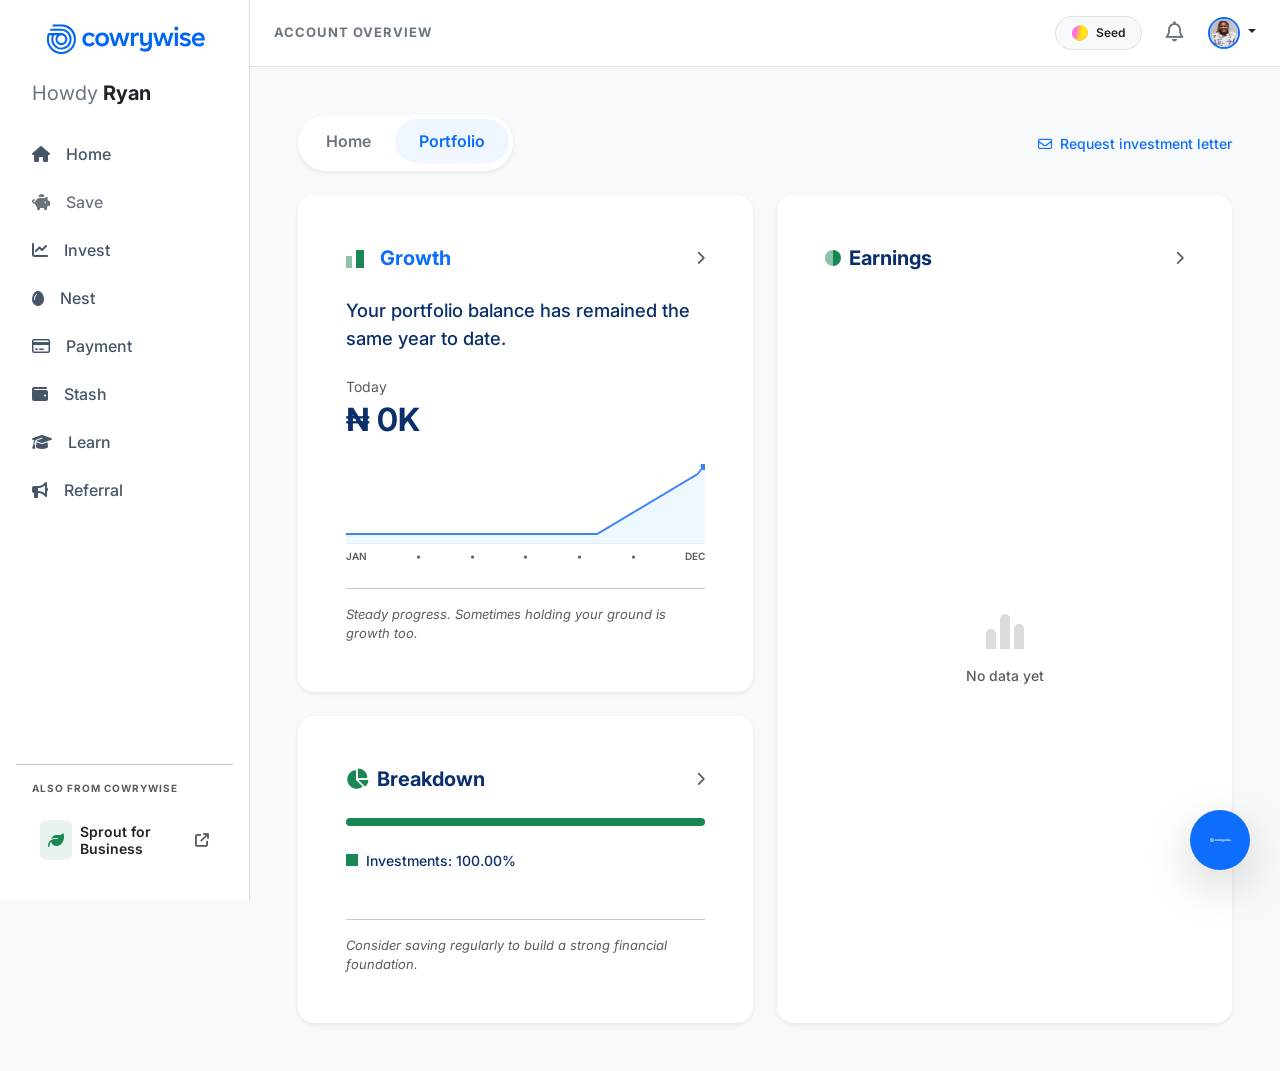
<file: portfolio.html>
<!DOCTYPE html>
<html lang="en">
<head>
    <meta charset="UTF-8">
    <meta name="viewport" content="width=device-width, initial-scale=1.0">
    <title>Portfolio | Cowrywise</title>
    
    <!-- Google Fonts -->
    <link rel="preconnect" href="https://fonts.googleapis.com">
    <link rel="preconnect" href="https://fonts.gstatic.com" crossorigin>
    <link href="https://fonts.googleapis.com/css2?family=Inter:wght@400;500;600;700&display=swap" rel="stylesheet">
    
    <!-- Bootstrap 5 CSS -->
    <link href="https://cdn.jsdelivr.net/npm/bootstrap@5.3.3/dist/css/bootstrap.min.css" rel="stylesheet">
    
    <!-- FontAwesome -->
    <link rel="stylesheet" href="https://cdnjs.cloudflare.com/ajax/libs/font-awesome/6.4.0/css/all.min.css">
    
    <!-- Custom CSS -->
    <link rel="stylesheet" href="dashboard.css">
</head>
<body class="bg-light">

<div class="d-flex">
    
    <!-- Sidebar -->
    <aside class="sidebar bg-white border-end d-flex flex-column flex-shrink-0 offcanvas-lg offcanvas-start" tabindex="-1" id="sidebarMenu" style="width: 250px;">
        <div class="offcanvas-header d-lg-none border-bottom">
            <img src="./Media/logo0.svg" alt="Cowrywise" height="30">
            <button type="button" class="btn-close" data-bs-dismiss="offcanvas" data-bs-target="#sidebarMenu" aria-label="Close"></button>
        </div>
        <div class="offcanvas-body d-flex flex-column p-3 flex-grow-1">
            <!-- Logo (Desktop only) -->
            <a href="/" class="d-none d-lg-flex align-items-center mb-4 text-decoration-none px-3 pt-2">
                <img src="./Media/logo0.svg" alt="Cowrywise" height="30">
            </a>
            
            <!-- Greeting -->
            <div class="px-3 mb-4 text-secondary fs-5">
                Howdy <span class="fw-bold text-dark">Ryan</span>
            </div>
            
            <!-- Navigation -->
            <ul class="nav nav-pills flex-column mb-auto">
                <li class="nav-item">
                    <a href="dashboard.html" class="nav-link d-flex align-items-center gap-3">
                        <i class="fa-solid fa-house"></i> Home
                    </a>
                </li>
                <li class="nav-item">
                    <a href="save.html" class="nav-link d-flex align-items-center gap-3 text-secondary">
                        <i class="fa-solid fa-piggy-bank"></i> Save
                    </a>
                </li>
                <li class="nav-item">
                    <a href="invest.html" class="nav-link d-flex align-items-center gap-3">
                        <i class="fa-solid fa-chart-line"></i> Invest
                    </a>
                </li>
                <li class="nav-item">
                    <a href="#" class="nav-link d-flex align-items-center gap-3">
                        <i class="fa-solid fa-egg"></i> Nest
                    </a>
                </li>
                <li class="nav-item">
                    <a href="#" class="nav-link d-flex align-items-center gap-3">
                        <i class="fa-regular fa-credit-card"></i> Payment
                    </a>
                </li>
                <li class="nav-item">
                    <a href="#" class="nav-link d-flex align-items-center gap-3">
                        <i class="fa-solid fa-wallet"></i> Stash
                    </a>
                </li>
                <li class="nav-item">
                    <a href="#" class="nav-link d-flex align-items-center gap-3">
                        <i class="fa-solid fa-graduation-cap"></i> Learn
                    </a>
                </li>
                <li class="nav-item">
                    <a href="#" class="nav-link d-flex align-items-center gap-3">
                        <i class="fa-solid fa-bullhorn"></i> Referral
                    </a>
                </li>
            </ul>
            
            <!-- Bottom Section -->
            <hr>
            <div class="px-3 pb-3">
                <small class="text-muted fw-bold d-block mb-3" style="font-size: 10px; letter-spacing: 1px;">ALSO FROM COWRYWISE</small>
                <a href="#" class="text-decoration-none text-dark d-flex align-items-center gap-2 rounded p-2 hover-bg-light">
                    <div class="bg-success bg-opacity-10 text-success rounded p-2">
                        <i class="fa-solid fa-leaf"></i>
                    </div>
                    <div class="lh-sm" style="font-size: 14px;">
                        <span class="d-block fw-semibold">Sprout for</span>
                        <span class="d-block fw-semibold">Business</span>
                    </div>
                    <i class="fa-solid fa-arrow-up-right-from-square ms-auto text-muted small"></i>
                </a>
            </div>
        </div>
    </aside>
    
    <!-- Main Content -->
    <main class="flex-grow-1 d-flex flex-column" style="min-width: 0;">
        
        <!-- Top Navbar -->
        <header class="bg-white border-bottom py-3 px-3 px-md-4 d-flex justify-content-between align-items-center sticky-top">
            <div class="d-flex align-items-center gap-3">
                <!-- Hamburger Menu for Mobile -->
                <button class="btn btn-light d-lg-none border-0 px-2" type="button" data-bs-toggle="offcanvas" data-bs-target="#sidebarMenu" aria-controls="sidebarMenu">
                    <i class="fa-solid fa-bars fs-5"></i>
                </button>
                <div class="d-none d-sm-block fw-bold text-secondary text-truncate" style="letter-spacing: 1px; font-size: 13px;">
                    ACCOUNT OVERVIEW
                </div>
            </div>
            
            <div class="d-flex align-items-center gap-3 gap-md-4 justify-content-end">
                <div class="badge rounded-pill bg-light text-dark border d-flex align-items-center gap-2 px-2 px-md-3 py-1 py-md-2">
                    <img src="./Media/s-coin-2.webp" alt="Seed" width="16" height="16">
                    <span class="fw-semibold d-none d-sm-inline">Seed</span>
                </div>
                <a href="#" class="text-secondary"><i class="fa-regular fa-bell fs-5"></i></a>
                <div class="dropdown">
                    <a href="#" class="d-block link-dark text-decoration-none dropdown-toggle" id="dropdownUser1" data-bs-toggle="dropdown" aria-expanded="false">
                        <img src="./Media/girl-img.jpg" alt="mdo" width="32" height="32" class="rounded-circle border border-2 border-primary">
                    </a>
                    <ul class="dropdown-menu dropdown-menu-end text-small shadow" aria-labelledby="dropdownUser1">
                        <li><a class="dropdown-item" href="#">Profile</a></li>
                        <li><a class="dropdown-item" href="#">Settings</a></li>
                        <li><hr class="dropdown-divider"></li>
                        <li><a class="dropdown-item text-danger" href="#">Sign out</a></li>
                    </ul>
                </div>
            </div>
        </header>
        
        <!-- Content Area -->
        <div class="p-3 p-md-4 p-xl-5">
            
            <!-- Tabs & Action -->
            <div class="d-flex flex-column flex-sm-row justify-content-between align-items-sm-center gap-3 mb-4">
                <ul class="nav nav-pills bg-white rounded-pill d-inline-flex p-1 shadow-sm align-self-start">
                    <li class="nav-item">
                        <a class="nav-link rounded-pill px-4 text-secondary fw-semibold" href="dashboard.html">Home</a>
                    </li>
                    <li class="nav-item">
                        <a class="nav-link active rounded-pill px-4 fw-semibold" href="portfolio.html">Portfolio</a>
                    </li>
                </ul>
                
                <a href="#" class="text-decoration-none text-primary fw-medium" style="font-size: 14px;">
                    <i class="fa-regular fa-envelope me-1"></i> Request investment letter
                </a>
            </div>
            
            <!-- Grid Layout -->
            <div class="row g-3 g-md-4">
                
                <!-- Left Column -->
                <div class="col-12 col-lg-6 d-flex flex-column gap-3 gap-md-4">
                    
                    <!-- Growth Card -->
                    <div class="card border-0 shadow-sm rounded-4 h-100">
                        <div class="card-body p-4 p-md-5 d-flex flex-column">
                            <div class="d-flex justify-content-between align-items-center mb-4">
                                <div class="d-flex align-items-center gap-2 text-primary fw-bold fs-5">
                                    <div class="d-flex align-items-end" style="height: 20px;">
                                        <div class="bg-success opacity-50 me-1" style="width: 6px; height: 12px;"></div>
                                        <div class="bg-success me-2" style="width: 8px; height: 18px;"></div>
                                    </div>
                                    Growth
                                </div>
                                <i class="fa-solid fa-chevron-right text-muted small"></i>
                            </div>
                            
                            <h5 class="text-primary fw-medium lh-base mb-4" style="color: #0b2f6a !important; font-size: 1.15rem;">
                                Your portfolio balance has remained the same year to date.
                            </h5>
                            
                            <div class="mb-4">
                                <p class="text-muted small mb-1">Today</p>
                                <h2 class="fw-bold m-0" style="color: #0b2f6a;">₦ 0K</h2>
                            </div>
                            
                            <!-- Fake Chart -->
                            <div class="mt-auto position-relative" style="height: 100px;">
                                <div style="position: absolute; bottom: 20px; left: 0; right: 0; border-bottom: 1px solid #e2e8f0;"></div>
                                <!-- Chart Line -->
                                <svg width="100%" height="80" viewBox="0 0 500 80" preserveAspectRatio="none" style="position: absolute; bottom: 20px; left: 0;">
                                    <path d="M0 70 L350 70 L490 10 L500 0 L500 80 L0 80 Z" fill="#e0f2fe" opacity="0.6"></path>
                                    <path d="M0 70 L350 70 L490 10 L500 0" fill="none" stroke="#3b82f6" stroke-width="2"></path>
                                    <circle cx="498" cy="2" r="4" fill="#3b82f6"></circle>
                                </svg>
                                <!-- X Axis -->
                                <div class="d-flex justify-content-between text-muted mt-2" style="position: absolute; bottom: 0; left: 0; right: 0; font-size: 10px; font-weight: 600;">
                                    <span>JAN</span>
                                    <span>•</span>
                                    <span>•</span>
                                    <span>•</span>
                                    <span>•</span>
                                    <span>•</span>
                                    <span>DEC</span>
                                </div>
                            </div>
                            
                            <hr class="mt-4 mb-3">
                            <p class="text-muted fst-italic mb-0" style="font-size: 13px;">
                                Steady progress. Sometimes holding your ground is growth too.
                            </p>
                        </div>
                    </div>
                    
                    <!-- Breakdown Card -->
                    <div class="card border-0 shadow-sm rounded-4">
                        <div class="card-body p-4 p-md-5">
                            <div class="d-flex justify-content-between align-items-center mb-4">
                                <div class="d-flex align-items-center gap-2 text-primary fw-bold fs-5" style="color: #0b2f6a !important;">
                                    <i class="fa-solid fa-chart-pie text-success"></i>
                                    Breakdown
                                </div>
                                <i class="fa-solid fa-chevron-right text-muted small"></i>
                            </div>
                            
                            <div class="progress mb-4" style="height: 8px; border-radius: 4px;">
                                <div class="progress-bar bg-success" role="progressbar" style="width: 100%" aria-valuenow="100" aria-valuemin="0" aria-valuemax="100"></div>
                            </div>
                            
                            <div class="d-flex align-items-center gap-2 mb-5">
                                <div class="bg-success rounded-sm" style="width: 12px; height: 12px;"></div>
                                <span class="text-primary fw-medium" style="color: #0b2f6a !important; font-size: 14px;">Investments: 100.00%</span>
                            </div>
                            
                            <hr class="mb-3">
                            <p class="text-muted fst-italic mb-0" style="font-size: 13px;">
                                Consider saving regularly to build a strong financial foundation.
                            </p>
                        </div>
                    </div>
                    
                </div>
                
                <!-- Right Column -->
                <div class="col-12 col-lg-6">
                    
                    <!-- Earnings Card -->
                    <div class="card border-0 shadow-sm rounded-4 h-100">
                        <div class="card-body p-4 p-md-5 d-flex flex-column">
                            <div class="d-flex justify-content-between align-items-center mb-5">
                                <div class="d-flex align-items-center gap-2 fw-bold fs-5" style="color: #0b2f6a;">
                                    <div class="d-flex overflow-hidden rounded-circle" style="width: 16px; height: 16px;">
                                        <div class="bg-success w-50 h-100 opacity-50"></div>
                                        <div class="bg-success w-50 h-100"></div>
                                    </div>
                                    Earnings
                                </div>
                                <i class="fa-solid fa-chevron-right text-muted small"></i>
                            </div>
                            
                            <div class="flex-grow-1 d-flex flex-column justify-content-center align-items-center text-muted" style="min-height: 250px;">
                                <div class="d-flex align-items-end gap-1 mb-3" style="height: 40px;">
                                    <div class="bg-secondary bg-opacity-25 rounded-top" style="width: 10px; height: 20px;"></div>
                                    <div class="bg-secondary bg-opacity-25 rounded-top" style="width: 10px; height: 35px;"></div>
                                    <div class="bg-secondary bg-opacity-25 rounded-top" style="width: 10px; height: 25px;"></div>
                                </div>
                                <p class="mb-0" style="font-size: 14px; font-weight: 500;">No data yet</p>
                            </div>
                        </div>
                    </div>
                    
                </div>
            </div>
            
        </div>
    </main>
</div>

<!-- Floating Action Button -->
<button class="fab shadow-lg">
    <img src="./Media/logo0.svg" alt="logo" style="width: 25px; filter: brightness(0) invert(1);">
</button>

<!-- Bootstrap JS -->
<script src="https://cdn.jsdelivr.net/npm/bootstrap@5.3.3/dist/js/bootstrap.bundle.min.js"></script>
</body>
</html>
</file>
<file: dashboard.css>
/* Custom CSS for Dashboard - Only for styles Bootstrap doesn't provide natively */

body {
    background-color: #f4f7fa;
    font-family: 'Inter', sans-serif;
}

/* Sidebar scrollbar & positioning */
@media (min-width: 992px) {
    .sidebar {
        position: sticky;
        top: 0;
        height: 100vh;
        overflow-y: auto;
    }
}

.sidebar::-webkit-scrollbar {
    width: 4px;
}
.sidebar::-webkit-scrollbar-thumb {
    background-color: #e2e8f0;
    border-radius: 4px;
}

/* Sidebar Nav Links */
.nav-pills .nav-link {
    color: #475569;
    font-weight: 500;
    border-radius: 8px;
    padding: 10px 16px;
    margin-bottom: 4px;
    transition: all 0.2s ease-in-out;
}
.nav-pills .nav-link:hover {
    background-color: #f1f5f9;
    color: #0d6efd;
}
.nav-pills .nav-link.active {
    background-color: #eff6ff;
    color: #0d6efd;
    font-weight: 600;
}

/* Balance Card */
.balance-card {
    background: linear-gradient(135deg, #0d6efd 0%, #0a58ca 100%);
    border-radius: 16px;
    color: white;
    position: relative;
    overflow: hidden;
}

/* Add Cash Buttons */
.cash-btn {
    border-radius: 20px;
    font-weight: 500;
    font-size: 14px;
    border: 1px solid #dee2e6;
    background-color: white;
    color: #475569;
    padding: 6px 16px;
    transition: all 0.2s;
}
.cash-btn:hover {
    border-color: #0d6efd;
    color: #0d6efd;
    background-color: #eff6ff;
}

/* Promo Card */
.promo-card {
    background: linear-gradient(135deg, #f97316 0%, #ea580c 100%);
    border-radius: 16px;
    color: white;
}
.promo-btn {
    background-color: #fef08a;
    color: #b45309;
    font-weight: 700;
    border-radius: 6px;
    padding: 6px 16px;
    font-size: 14px;
    border: none;
}

/* Floating Action Button */
.fab {
    position: fixed;
    bottom: 30px;
    right: 30px;
    width: 60px;
    height: 60px;
    border-radius: 50%;
    background-color: #0d6efd;
    color: white;
    box-shadow: 0 4px 12px rgba(13, 110, 253, 0.4);
    display: flex;
    align-items: center;
    justify-content: center;
    border: none;
    z-index: 1000;
}
</file>
